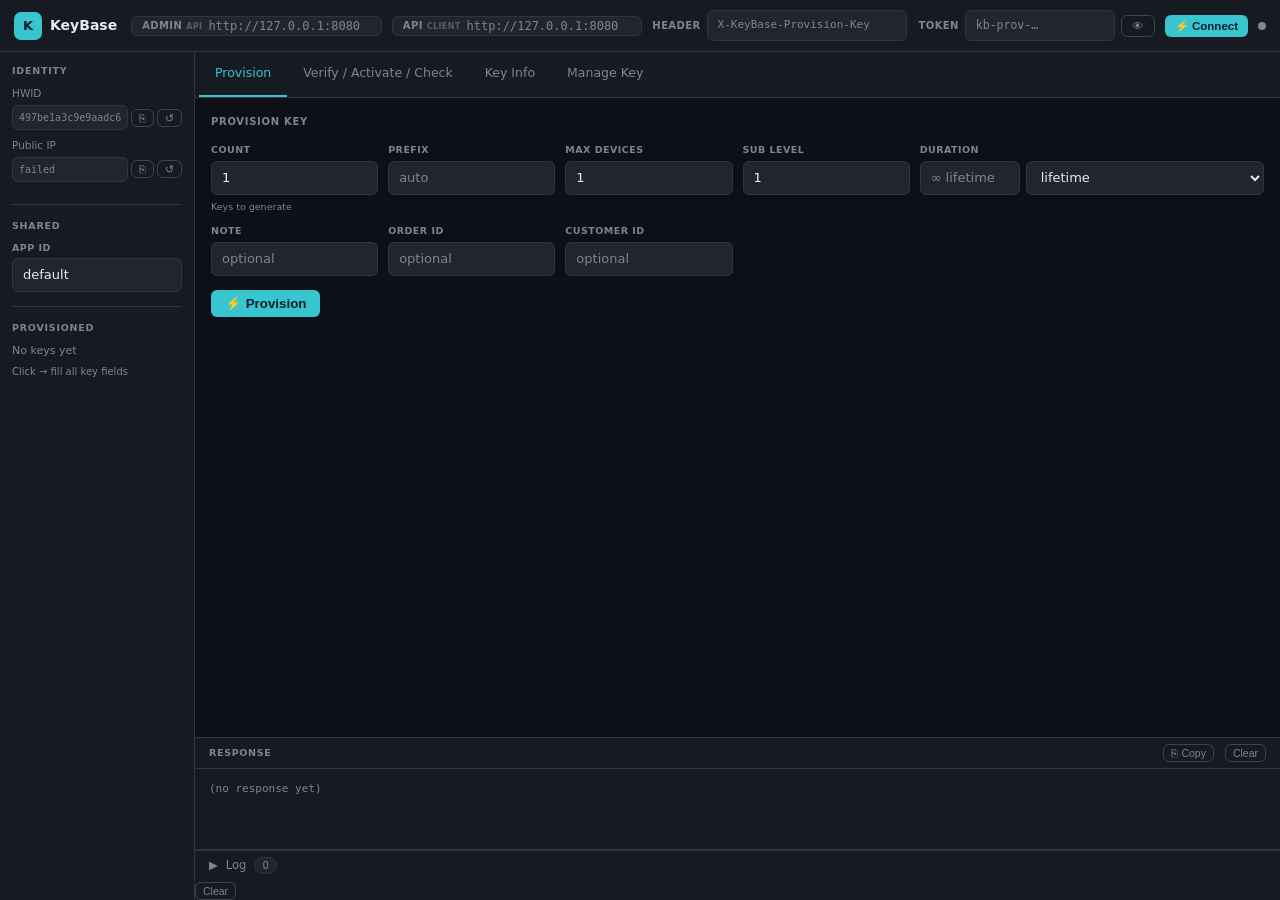
<file: Client-Test/index.html>
<!DOCTYPE html>
<html lang="en">
<head>
<meta charset="UTF-8"/>
<meta name="viewport" content="width=device-width,initial-scale=1"/>
<title>KeyBase Tester</title>
<style>
:root {
  --bg:     #0d1117;
  --p1:     #161b22;
  --p2:     #1c2128;
  --p3:     #21262d;
  --b:      #30363d;
  --b2:     #3d444d;
  --ac:     #2f81f7;
  --cyan:   #39c5cf;
  --text:   #e6edf3;
  --sub:    #7d8590;
  --green:  #3fb950;
  --red:    #f85149;
  --warn:   #d29922;
  --purple: #a371f7;
  --r: 6px;
}
*, *::before, *::after { box-sizing: border-box; margin: 0; padding: 0; }
html, body { height: 100%; overflow: hidden; }
body {
  background: var(--bg);
  color: var(--text);
  font: 13px/1.5 -apple-system, BlinkMacSystemFont, 'Segoe UI', system-ui, sans-serif;
  display: flex;
  flex-direction: column;
}
::-webkit-scrollbar { width: 4px; height: 4px; }
::-webkit-scrollbar-track { background: transparent; }
::-webkit-scrollbar-thumb { background: var(--b2); border-radius: 2px; }

/* inputs */
input, select, textarea {
  background: var(--p3);
  border: 1px solid var(--b);
  border-radius: var(--r);
  padding: 6px 10px;
  color: var(--text);
  font: inherit;
  width: 100%;
  transition: border-color .15s;
}
input:focus, select:focus { outline: none; border-color: var(--ac); }
input::placeholder { color: var(--sub); }
input[readonly] { color: var(--sub); cursor: default; }
input[type=number] { -moz-appearance: textfield; appearance: textfield; }
select option { background: var(--p2); }

/* ── TOPBAR ──────────────────────────────────────────────── */
.top {
  height: 52px;
  background: var(--p1);
  border-bottom: 1px solid var(--b);
  display: flex;
  align-items: center;
  gap: 10px;
  padding: 0 14px;
  flex-shrink: 0;
}
.logo {
  display: flex;
  align-items: center;
  gap: 8px;
  font-weight: 700;
  font-size: 14px;
  white-space: nowrap;
  margin-right: 4px;
}
.logo-icon {
  width: 28px; height: 28px;
  background: var(--cyan);
  border-radius: 7px;
  display: flex; align-items: center; justify-content: center;
  font-size: 13px; font-weight: 900; color: #06202a;
  flex-shrink: 0;
}
.url-wrap {
  flex: 1;
  display: flex;
  align-items: center;
  background: var(--p3);
  border: 1px solid var(--b);
  border-radius: var(--r);
  padding: 0 10px;
  gap: 6px;
  transition: border-color .15s;
}
.url-wrap:focus-within { border-color: var(--ac); }
.url-label {
  font-size: 10px;
  font-weight: 700;
  color: var(--sub);
  letter-spacing: .04em;
  text-transform: uppercase;
  white-space: nowrap;
}
.url-input {
  border: none;
  background: transparent;
  padding: 0;
  font-family: 'Cascadia Code', 'Fira Code', Consolas, monospace;
  font-size: 12px;
}
.url-input:focus { outline: none; border: none; }
.token-wrap {
  display: flex;
  align-items: center;
  gap: 6px;
  flex-shrink: 0;
}
.token-label {
  font-size: 10px;
  font-weight: 700;
  color: var(--sub);
  letter-spacing: .04em;
  text-transform: uppercase;
  white-space: nowrap;
}
.token-input {
  width: 180px;
  font-family: 'Cascadia Code', Consolas, monospace;
  font-size: 11.5px;
}
.status-dot {
  width: 8px; height: 8px;
  border-radius: 50%;
  background: var(--sub);
  flex-shrink: 0;
  transition: background .3s;
}
.status-dot.ok   { background: var(--green); }
.status-dot.err  { background: var(--red); box-shadow: 0 0 0 2px rgba(248,81,73,.2); }
.status-dot.spin { background: var(--warn); animation: pulse .9s infinite; }
@keyframes pulse { 0%,100% { opacity: 1; } 50% { opacity: .3; } }

/* ── BUTTONS ─────────────────────────────────────────────── */
.btn {
  display: inline-flex; align-items: center; gap: 5px;
  padding: 6px 14px;
  border-radius: var(--r);
  font: 500 12.5px inherit;
  cursor: pointer;
  border: none;
  transition: all .12s;
  white-space: nowrap;
  flex-shrink: 0;
}
.btn:active { transform: scale(.97); }
.b-ac   { background: var(--ac); color: #fff; }
.b-ac:hover { background: #388bfd; }
.b-cy   { background: var(--cyan); color: #06202a; font-weight: 600; }
.b-cy:hover { background: #45d4df; }
.b-gh   { background: transparent; border: 1px solid var(--b2); color: var(--sub); }
.b-gh:hover { color: var(--text); border-color: var(--b2); background: var(--p3); }
.b-red  { background: rgba(248,81,73,.12); border: 1px solid rgba(248,81,73,.3); color: var(--red); }
.b-red:hover { background: rgba(248,81,73,.22); }
.b-warn { background: rgba(210,153,34,.12); border: 1px solid rgba(210,153,34,.3); color: var(--warn); }
.b-warn:hover { background: rgba(210,153,34,.22); }
.b-ok   { background: rgba(63,185,80,.12); border: 1px solid rgba(63,185,80,.3); color: var(--green); }
.b-ok:hover { background: rgba(63,185,80,.22); }
.b-pu   { background: rgba(163,113,247,.12); border: 1px solid rgba(163,113,247,.3); color: var(--purple); }
.b-pu:hover { background: rgba(163,113,247,.22); }
.b-sm { padding: 4px 10px; font-size: 11.5px; }
.b-xs { padding: 2px 7px; font-size: 10.5px; }

/* ── BODY LAYOUT ─────────────────────────────────────────── */
.body { display: grid; grid-template-columns: 195px 1fr; flex: 1; min-height: 0; }

/* ── SIDEBAR ─────────────────────────────────────────────── */
.sb {
  background: var(--p1);
  border-right: 1px solid var(--b);
  overflow-y: auto;
  padding: 12px;
  display: flex;
  flex-direction: column;
  gap: 14px;
}
.sb-sec h4 {
  font-size: 9.5px;
  font-weight: 700;
  text-transform: uppercase;
  letter-spacing: .08em;
  color: var(--sub);
  margin-bottom: 8px;
}
.id-row { margin-bottom: 8px; }
.id-row .lbl { font-size: 10.5px; color: var(--sub); margin-bottom: 3px; }
.id-row .row { display: flex; gap: 3px; align-items: center; }
.id-row .row input {
  flex: 1; min-width: 0;
  font-family: 'Cascadia Code', Consolas, monospace;
  font-size: 10px;
  padding: 4px 6px;
}
.sf-field { display: flex; flex-direction: column; gap: 3px; }
.sf-field label { font-size: 9.5px; font-weight: 700; text-transform: uppercase; letter-spacing: .05em; color: var(--sub); }
.div { height: 1px; background: var(--b); }
.k-box .k-item {
  display: flex;
  align-items: center;
  justify-content: space-between;
  gap: 6px;
  background: rgba(57,197,207,.07);
  border: 1px solid rgba(57,197,207,.18);
  border-radius: 5px;
  padding: 5px 7px;
  font-family: 'Cascadia Code', Consolas, monospace;
  font-size: 9.5px;
  color: var(--cyan);
  cursor: pointer;
  margin-bottom: 3px;
  transition: background .1s;
}
.k-box .k-item:hover { background: rgba(57,197,207,.13); }
.k-box .k-item span { flex: 1; overflow: hidden; text-overflow: ellipsis; white-space: nowrap; }
.k-empty { font-size: 11px; color: var(--sub); }

/* ── CONTENT ─────────────────────────────────────────────── */
.content { display: flex; flex-direction: column; overflow: hidden; }

/* tabs */
.tabs-bar {
  background: var(--p1);
  border-bottom: 1px solid var(--b);
  display: flex;
  flex-shrink: 0;
  overflow-x: auto;
  padding: 0 4px;
}
.tab-btn {
  background: transparent;
  border: none;
  border-bottom: 2px solid transparent;
  color: var(--sub);
  padding: 12px 16px;
  font: inherit;
  font-size: 12.5px;
  cursor: pointer;
  white-space: nowrap;
  transition: all .12s;
}
.tab-btn:hover { color: var(--text); }
.tab-btn.on { color: var(--cyan); border-bottom-color: var(--cyan); }

/* panels */
.panels { flex: 1; overflow-y: auto; }
.panel { display: none; padding: 16px; }
.panel.on { display: block; }
.panel-title {
  font-size: 10px;
  font-weight: 700;
  text-transform: uppercase;
  letter-spacing: .07em;
  color: var(--sub);
  margin-bottom: 14px;
}

/* form grid */
.fg { display: grid; grid-template-columns: repeat(auto-fill, minmax(160px, 1fr)); gap: 10px; }
.fg.tight { grid-template-columns: repeat(auto-fill, minmax(140px, 1fr)); }
.s2 { grid-column: span 2; }
.s3 { grid-column: span 3; }
.f { display: flex; flex-direction: column; gap: 4px; }
.f > label { font-size: 9.5px; font-weight: 700; text-transform: uppercase; letter-spacing: .05em; color: var(--sub); }
.f .hint { font-size: 9.5px; color: var(--sub); margin-top: 1px; }
.fa { display: flex; gap: 6px; flex-wrap: wrap; margin-top: 14px; align-items: center; }
.sep { height: 1px; background: var(--b); margin: 16px 0; }

/* endpoint pills */
.ep-bar { display: flex; gap: 5px; margin-bottom: 14px; }
.ep-pill {
  padding: 4px 13px;
  border-radius: 100px;
  font-size: 11.5px;
  font-weight: 500;
  border: 1px solid var(--b);
  background: var(--p3);
  color: var(--sub);
  cursor: pointer;
  transition: all .12s;
}
.ep-pill.on {
  background: rgba(57,197,207,.1);
  border-color: rgba(57,197,207,.4);
  color: var(--cyan);
}

/* manage sections */
.msec { margin-top: 16px; padding-top: 16px; border-top: 1px solid var(--b); }
.msec:first-child { margin-top: 0; padding-top: 0; border-top: none; }
.msec-hdr {
  font-size: 10px;
  font-weight: 700;
  text-transform: uppercase;
  letter-spacing: .07em;
  color: var(--sub);
  margin-bottom: 10px;
  display: flex;
  align-items: center;
  gap: 8px;
}
.msec-hdr::after { content: ''; flex: 1; height: 1px; background: var(--b); }

/* ── BOTTOM ──────────────────────────────────────────────── */
.bottom { flex-shrink: 0; }

/* response */
.resp-wrap { border-top: 1px solid var(--b); background: var(--p1); }
.resp-hdr {
  display: flex;
  align-items: center;
  gap: 8px;
  padding: 6px 14px;
  border-bottom: 1px solid var(--b);
}
.resp-hdr .label { font-size: 9.5px; font-weight: 700; text-transform: uppercase; letter-spacing: .07em; color: var(--sub); }
.badge {
  padding: 1px 7px;
  border-radius: 4px;
  font-size: 10px;
  font-weight: 700;
}
.badge.ok  { background: rgba(63,185,80,.15);  color: var(--green); }
.badge.err { background: rgba(248,81,73,.15);  color: var(--red); }
.resp-ms { font-size: 11px; color: var(--sub); }
.spacer { flex: 1; }
.resp-body {
  padding: 10px 14px;
  font: 11px/1.8 'Cascadia Code', 'Fira Code', Consolas, monospace;
  white-space: pre-wrap;
  word-break: break-all;
  min-height: 80px;
  max-height: 200px;
  overflow-y: auto;
  color: var(--sub);
}
.resp-body.live { color: var(--text); }

/* json colors */
.jk  { color: var(--purple); }
.jv  { color: var(--green); }
.jb  { color: var(--warn); }
.jn  { color: var(--sub); }
.jnu { color: var(--cyan); }

/* log */
.log-bar {
  border-top: 1px solid var(--b);
  background: var(--p1);
}
.log-toggle {
  width: 100%;
  background: none;
  border: none;
  border-top: 1px solid var(--b);
  display: flex;
  align-items: center;
  gap: 8px;
  padding: 6px 14px;
  color: var(--sub);
  font: inherit;
  font-size: 11.5px;
  cursor: pointer;
  transition: color .12s;
  text-align: left;
}
.log-toggle:hover { color: var(--text); }
.log-cnt {
  background: var(--p3);
  border: 1px solid var(--b);
  border-radius: 100px;
  padding: 0 7px;
  font-size: 10px;
}
.log-list { display: none; max-height: 130px; overflow-y: auto; }
.log-list.on { display: block; }
.log-row {
  display: grid;
  grid-template-columns: 165px 32px 50px 1fr;
  gap: 8px;
  align-items: center;
  padding: 5px 14px;
  border-bottom: 1px solid var(--b);
  font-size: 11px;
  cursor: pointer;
  transition: background .1s;
}
.log-row:hover { background: var(--p2); }
.log-ep { font-family: 'Cascadia Code', Consolas, monospace; color: var(--cyan); overflow: hidden; text-overflow: ellipsis; white-space: nowrap; }
.log-ok { color: var(--green); }
.log-er { color: var(--red); }
.log-ms { color: var(--sub); }
.log-ts { color: var(--sub); font-size: 10px; text-align: right; }
.log-empty { padding: 8px 14px; color: var(--sub); font-size: 11.5px; }

/* ── TOAST ───────────────────────────────────────────────── */
#toasts {
  position: fixed; bottom: 14px; right: 14px;
  display: flex; flex-direction: column; gap: 5px;
  z-index: 9999; pointer-events: none;
}
.toast {
  background: var(--p2);
  border: 1px solid var(--b2);
  border-radius: 8px;
  padding: 7px 12px;
  font-size: 12.5px;
  display: flex;
  align-items: center;
  gap: 7px;
  animation: tin .18s ease;
  pointer-events: auto;
}
.toast .ic { font-size: 12px; }
.toast.ok .ic  { color: var(--green); }
.toast.err .ic { color: var(--red); }
@keyframes tin { from { opacity: 0; transform: translateX(8px); } to { opacity: 1; transform: none; } }

/* ── MISC ────────────────────────────────────────────────── */
.mono { font-family: 'Cascadia Code', Consolas, monospace; }
.dur-row { display: flex; gap: 6px; }
.dur-row input { width: 100px; flex: 0 0 auto; }
.dur-row select { flex: 1; }
.pass-row { display: flex; gap: 6px; }
.pass-row input { flex: 1; }

@media (max-width: 600px) {
  .body { grid-template-columns: 1fr; }
  .sb { max-height: 160px; border-right: none; border-bottom: 1px solid var(--b); }
}
</style>
</head>
<body>

<div id="toasts"></div>

<!-- ══ TOPBAR ══════════════════════════════════════════════ -->
<div class="top">
  <div class="logo">
    <div class="logo-icon">K</div>
    KeyBase
  </div>

  <div class="url-wrap">
    <span class="url-label">Admin <span style="font-size:8px;opacity:.6">API</span></span>
    <input class="url-input" id="url-admin" placeholder="http://127.0.0.1:8080" autocomplete="off" spellcheck="false" oninput="qsave()">
  </div>

  <div class="url-wrap">
    <span class="url-label">API <span style="font-size:8px;opacity:.6">client</span></span>
    <input class="url-input" id="url-api" placeholder="http://127.0.0.1:8080" autocomplete="off" spellcheck="false" oninput="qsave()">
  </div>

  <div class="token-wrap">
    <span class="token-label">Header</span>
    <input id="hdr-name" placeholder="X-KeyBase-Provision-Key" autocomplete="off" oninput="qsave()" style="width:200px;font-family:monospace;font-size:11px">
    <span class="token-label" style="margin-left:6px">Token</span>
    <input class="token-input" id="tok" type="password" placeholder="kb-prov-…" autocomplete="off" oninput="qsave()" style="width:150px">
    <button class="btn b-gh b-sm" onclick="eyeTok()" id="eye">👁</button>
  </div>

  <button class="btn b-cy b-sm" onclick="connect()">⚡ Connect</button>
  <span class="status-dot" id="dot" title="Connection status"></span>
</div>

<!-- ══ BODY ════════════════════════════════════════════════ -->
<div class="body">

  <!-- ── SIDEBAR ────────────────────────────── -->
  <div class="sb">
    <div class="sb-sec">
      <h4>Identity</h4>
      <div class="id-row">
        <div class="lbl">HWID</div>
        <div class="row">
          <input id="hwid" readonly>
          <button class="btn b-gh b-xs" onclick="cp('hwid')">⎘</button>
          <button class="btn b-gh b-xs" onclick="regenHwid()" title="Regenerate">↺</button>
        </div>
      </div>
      <div class="id-row">
        <div class="lbl">Public IP</div>
        <div class="row">
          <input id="myip" readonly placeholder="detecting…">
          <button class="btn b-gh b-xs" onclick="cp('myip')">⎘</button>
          <button class="btn b-gh b-xs" id="ipbtn" onclick="detectIp()">↺</button>
        </div>
      </div>
    </div>

    <div class="div"></div>

    <div class="sb-sec">
      <h4>Shared</h4>
      <div class="sf-field">
        <label>App ID</label>
        <input id="app" value="default" oninput="qsave()">
      </div>
    </div>

    <div class="div"></div>

    <div class="sb-sec">
      <h4>Provisioned</h4>
      <div class="k-box" id="kbox">
        <div class="k-empty">No keys yet</div>
      </div>
      <div style="font-size:10px;color:var(--sub);margin-top:4px">Click → fill all key fields</div>
    </div>
  </div>

  <!-- ── CONTENT ────────────────────────────── -->
  <div class="content">

    <div class="tabs-bar">
      <button class="tab-btn on" onclick="tab('provision',this)">Provision</button>
      <button class="tab-btn"    onclick="tab('verify',this)">Verify / Activate / Check</button>
      <button class="tab-btn"    onclick="tab('keyinfo',this)">Key Info</button>
      <button class="tab-btn"    onclick="tab('manage',this)">Manage Key</button>
    </div>

    <div class="panels">

      <!-- ── PROVISION ───────────────────── -->
      <div class="panel on" id="pan-provision">
        <div class="panel-title">Provision key</div>
        <div class="fg">
          <div class="f">
            <label>Count</label>
            <input id="p-n" type="number" min="1" value="1">
            <span class="hint">Keys to generate</span>
          </div>
          <div class="f">
            <label>Prefix</label>
            <input id="p-pfx" placeholder="auto">
          </div>
          <div class="f">
            <label>Max devices</label>
            <input id="p-dev" type="number" min="1" value="1">
          </div>
          <div class="f">
            <label>Sub level</label>
            <input id="p-sub" type="number" min="1" value="1">
          </div>
          <div class="f s2">
            <label>Duration</label>
            <div class="dur-row">
              <input id="p-dv" type="number" min="1" placeholder="∞ lifetime">
              <select id="p-du">
                <option value="">lifetime</option>
                <option>hours</option><option>days</option>
                <option>weeks</option><option>months</option><option>years</option>
              </select>
            </div>
          </div>
          <div class="f">
            <label>Note</label>
            <input id="p-note" placeholder="optional">
          </div>
          <div class="f">
            <label>Order ID</label>
            <input id="p-ord" placeholder="optional">
          </div>
          <div class="f">
            <label>Customer ID</label>
            <input id="p-cust" placeholder="optional">
          </div>
        </div>
        <div class="fa">
          <button class="btn b-cy" onclick="doProvision()">⚡ Provision</button>
        </div>
      </div>

      <!-- ── VERIFY ──────────────────────── -->
      <div class="panel" id="pan-verify">
        <div class="panel-title">Verify / Activate / Check</div>
        <div class="ep-bar">
          <button class="ep-pill on" onclick="setEp('verify',this)">/verify</button>
          <button class="ep-pill"    onclick="setEp('activate',this)">/activate</button>
          <button class="ep-pill"    onclick="setEp('check',this)">/check</button>
        </div>
        <div class="fg">
          <div class="f s2">
            <label>License key</label>
            <input id="v-key" placeholder="XXXX-XXXX-XXXX-XXXX" class="mono">
          </div>
          <div class="f">
            <label>Version</label>
            <input id="v-ver" value="1.0.0">
          </div>
          <div class="f">
            <label>Override HWID</label>
            <input id="v-hwid" placeholder="blank = auto">
          </div>
          <div class="f">
            <label>Override IP</label>
            <input id="v-ip" placeholder="blank = auto">
          </div>
        </div>
        <div class="fa">
          <button class="btn b-cy" id="vbtn" onclick="doVerify()">⚡ Verify</button>
        </div>
      </div>

      <!-- ── KEY INFO ─────────────────────── -->
      <div class="panel" id="pan-keyinfo">
        <div class="panel-title">Key info</div>
        <div class="fg">
          <div class="f s2">
            <label>License key</label>
            <input id="i-key" placeholder="XXXX-XXXX-XXXX-XXXX" class="mono">
          </div>
        </div>
        <div class="fa">
          <button class="btn b-cy" onclick="doKeyInfo()">⚡ Get info</button>
        </div>
      </div>

      <!-- ── MANAGE ───────────────────────── -->
      <div class="panel" id="pan-manage">
        <div class="panel-title">Manage key</div>

        <!-- shared key input -->
        <div class="f">
          <label>License key</label>
          <input id="m-key" placeholder="XXXX-XXXX-XXXX-XXXX" class="mono">
        </div>

        <!-- ACTIONS -->
        <div class="msec">
          <div class="msec-hdr">Actions</div>
          <div class="fg tight">
            <div class="f s2">
              <label>Reason</label>
              <input id="m-rsn" placeholder="optional, shown in audit log">
            </div>
          </div>
          <div class="fa">
            <button class="btn b-warn" onclick="act('suspend')">⏸ Suspend</button>
            <button class="btn b-ok"   onclick="act('resume')">▶ Resume</button>
            <button class="btn b-red"  onclick="act('revoke')">✕ Revoke</button>
            <button class="btn b-red"  onclick="act('delete')" style="opacity:.65">🗑 Delete</button>
          </div>
        </div>

        <!-- UPDATE -->
        <div class="msec">
          <div class="msec-hdr">Update fields</div>
          <div class="fg tight">
            <div class="f">
              <label>Note</label>
              <input id="m-note" placeholder="new value">
            </div>
            <div class="f">
              <label>Max devices</label>
              <input id="m-dev" type="number" min="1" placeholder="unchanged">
            </div>
            <div class="f">
              <label>Sub level</label>
              <input id="m-sub" type="number" min="1" placeholder="unchanged">
            </div>
            <div class="f">
              <label>Custom data (JSON)</label>
              <input id="m-cust" placeholder='{"plan":"pro"}'>
            </div>
          </div>
          <div class="fa">
            <button class="btn b-pu" onclick="doUpdate()">✎ Update</button>
          </div>
        </div>

        <!-- SECRET -->
        <div class="msec">
          <div class="msec-hdr">Key secret</div>
          <div class="fg tight">
            <div class="f s2">
              <label>Secret</label>
              <div class="pass-row">
                <input id="m-sec" type="password" placeholder="new secret">
                <button class="btn b-gh b-sm" onclick="genSec()">⚡ Gen</button>
              </div>
              <span class="hint">Clients must send this when verifying</span>
            </div>
            <div class="f">
              <label>Confirm</label>
              <input id="m-sec2" type="password" placeholder="repeat">
            </div>
          </div>
          <div class="fa">
            <button class="btn b-pu"  onclick="doSetSec()">🔐 Set secret</button>
            <button class="btn b-red" onclick="doClearSec()">✕ Clear</button>
          </div>
        </div>

        <!-- EXTEND -->
        <div class="msec">
          <div class="msec-hdr">Extend expiry</div>
          <div class="fg tight">
            <div class="f">
              <label>Add duration</label>
              <div class="dur-row">
                <input id="m-ev" type="number" min="1" placeholder="amount">
                <select id="m-eu">
                  <option>hours</option><option selected>days</option>
                  <option>weeks</option><option>months</option><option>years</option>
                </select>
              </div>
            </div>
            <div class="f">
              <label>Or set exact date</label>
              <input id="m-eabs" type="datetime-local">
              <span class="hint">Overrides duration above</span>
            </div>
          </div>
          <div class="fa">
            <button class="btn b-ok" onclick="doExtend()">⏱ Extend</button>
          </div>
        </div>

        <!-- DEVICES -->
        <div class="msec">
          <div class="msec-hdr">Device management</div>
          <div class="fg tight">
            <div class="f">
              <label>Specific HWID</label>
              <input id="m-dhw" placeholder="blank = reset ALL">
            </div>
            <div class="f">
              <label>Device slot index</label>
              <input id="m-didx" type="number" min="0" placeholder="optional">
            </div>
          </div>
          <div class="fa">
            <button class="btn b-warn" onclick="doResetDev()">↺ Reset devices</button>
            <button class="btn b-red"  onclick="doRemoveDev()">✕ Remove device</button>
          </div>
        </div>

        <!-- TRANSFER -->
        <div class="msec">
          <div class="msec-hdr">Transfer / Clone</div>
          <div class="fg tight">
            <div class="f">
              <label>Target app ID</label>
              <input id="m-tapp" placeholder="for transfer">
            </div>
            <div class="f">
              <label>New key (clone)</label>
              <input id="m-ckey" placeholder="blank = auto-generate" class="mono">
            </div>
          </div>
          <div class="fa">
            <button class="btn b-pu" onclick="doTransfer()">↪ Transfer</button>
            <button class="btn b-gh" onclick="doClone()">⧉ Clone</button>
          </div>
        </div>

      </div><!-- /pan-manage -->

    </div><!-- /panels -->

    <!-- ── BOTTOM ──────────────────────────── -->
    <div class="bottom">
      <div class="resp-wrap">
        <div class="resp-hdr">
          <span class="label">Response</span>
          <span id="rbadge"></span>
          <span class="resp-ms" id="rms"></span>
          <div class="spacer"></div>
          <button class="btn b-gh b-xs" onclick="cpResp()">⎘ Copy</button>
          <button class="btn b-gh b-xs" onclick="clrResp()" style="margin-left:3px">Clear</button>
        </div>
        <pre class="resp-body" id="rb">(no response yet)</pre>
      </div>

      <div class="log-bar">
        <button class="log-toggle" onclick="togLog()">
          <span id="larr">▶</span>
          Log
          <span class="log-cnt" id="lcnt">0</span>
          <div class="spacer"></div>
          <span onclick="event.stopPropagation()">
            <button class="btn b-gh b-xs" onclick="clrLog()">Clear</button>
          </span>
        </button>
        <div class="log-list" id="llist">
          <div class="log-empty" id="lempty">No requests yet</div>
        </div>
      </div>
    </div>

  </div><!-- /content -->
</div><!-- /body -->

<script>
'use strict';
// ── Core ──────────────────────────────────────────────────────────
var curEp = 'verify', reqlog = [], lastRaw = '';
var $ = function(id){ return document.getElementById(id); };
function cleanBase(value){ return (value || '').trim().replace(/\/+$/,''); }
var adminBase = function(){ return cleanBase($('url-admin').value); };
var apiBase   = function(){ return cleanBase($('url-api').value); };
var prov = function(){ return $('tok').value.trim(); };
var hdr  = function(){ return $('hdr-name').value.trim() || 'X-KeyBase-Provision-Key'; };
var app  = function(){ return $('app').value.trim() || 'default'; };
var mkey = function(){ return $('m-key').value.trim(); };

function needAdmin(){ if(!adminBase()){ toast('Admin URL not set','err'); return false; } return true; }
function needApi()  { if(!apiBase())  { toast('API URL not set','err');   return false; } return true; }

// ── Persist ───────────────────────────────────────────────────────
function qsave(){
  localStorage.setItem('kb_cfg', JSON.stringify({
    admin: $('url-admin').value, api: $('url-api').value,
    tok: $('tok').value, app: $('app').value,
    hdr: $('hdr-name').value
  }));
}
function loadCfg(){
  var s = localStorage.getItem('kb_cfg');
  if(!s) return;
  var c = JSON.parse(s);
  if(c.admin) $('url-admin').value  = c.admin;
  if(c.api)   $('url-api').value    = c.api;
  if(c.tok)   $('tok').value        = c.tok;
  if(c.app)   $('app').value        = c.app;
  if(c.hdr)   $('hdr-name').value   = c.hdr;
}
function eyeTok(){
  var el = $('tok');
  el.type = el.type === 'password' ? 'text' : 'password';
}

// ── Toast ─────────────────────────────────────────────────────────
function toast(msg, type){
  var c = $('toasts'), el = document.createElement('div');
  el.className = 'toast ' + (type||'');
  el.innerHTML = '<span class="ic">' + (type==='ok'?'✓':type==='err'?'✕':'ℹ') + '</span>' + msg;
  c.appendChild(el);
  setTimeout(function(){
    el.style.opacity = '0'; el.style.transition = 'opacity .2s';
    setTimeout(function(){ el.remove(); }, 220);
  }, 2200);
}
function cp(id){
  var v = $(id).value;
  if(!v) return;
  navigator.clipboard.writeText(v).then(function(){ toast('Copied!', 'ok'); });
}
function cpResp(){
  if(!lastRaw) return;
  navigator.clipboard.writeText(lastRaw).then(function(){ toast('Copied!', 'ok'); });
}

// ── JSON highlight ────────────────────────────────────────────────
function hjson(s){
  return s
    .replace(/&/g,'&amp;').replace(/</g,'&lt;').replace(/>/g,'&gt;')
    .replace(/"([^"]+)"(\s*:)/g, '<span class="jk">"$1"</span>$2')
    .replace(/:\s*"([^"]*)"/g, function(m,v){ return ': <span class="jv">"'+v+'"</span>'; })
    .replace(/:\s*(true|false)/g, ': <span class="jb">$1</span>')
    .replace(/:\s*null/g, ': <span class="jn">null</span>')
    .replace(/:\s*(-?\d+\.?\d*)/g, ': <span class="jnu">$1</span>');
}

// ── Response ──────────────────────────────────────────────────────
function showR(data, ok, ms){
  lastRaw = JSON.stringify(data, null, 2);
  $('rb').className = 'resp-body live';
  $('rb').innerHTML = hjson(lastRaw);
  $('rbadge').innerHTML = '<span class="badge '+(ok?'ok':'err')+'">'+(ok?'✓ OK':'✕ Error')+'</span>';
  $('rms').textContent = ms + 'ms';
}
function showFail(msg){
  lastRaw = msg;
  $('rb').className = 'resp-body live';
  $('rb').textContent = msg;
  $('rbadge').innerHTML = '<span class="badge err">✕ Failed</span>';
  $('rms').textContent = '';
}
function clrResp(){
  $('rb').className = 'resp-body'; $('rb').textContent = '(no response yet)';
  $('rbadge').innerHTML = ''; $('rms').textContent = ''; lastRaw = '';
}

// ── Log ───────────────────────────────────────────────────────────
function addLog(ep, ok, ms, data){
  reqlog.unshift({ep:ep, ok:ok, ms:ms, data:data, t:new Date().toLocaleTimeString()});
  if(reqlog.length > 80) reqlog.pop();
  renderLog();
}
function renderLog(){
  $('lcnt').textContent = reqlog.length;
  var list = $('llist');
  list.querySelectorAll('.log-row').forEach(function(r){ r.remove(); });
  $('lempty').style.display = reqlog.length ? 'none' : '';
  reqlog.forEach(function(r){
    var el = document.createElement('div');
    el.className = 'log-row';
    el.innerHTML =
      '<span class="log-ep">'+r.ep+'</span>' +
      '<span class="'+(r.ok?'log-ok':'log-er')+'">'+(r.ok?'✓':'✕')+'</span>' +
      '<span class="log-ms">'+r.ms+'ms</span>' +
      '<span class="log-ts">'+r.t+'</span>';
    el.onclick = function(){
      lastRaw = JSON.stringify(r.data, null, 2);
      $('rb').innerHTML = hjson(lastRaw);
      $('rb').className = 'resp-body live';
    };
    list.insertBefore(el, $('lempty'));
  });
}
function clrLog(){ reqlog = []; renderLog(); }
function togLog(){
  var l=$('llist'), a=$('larr');
  l.classList.toggle('on');
  a.textContent = l.classList.contains('on') ? '▼' : '▶';
}

// ── Fetch ─────────────────────────────────────────────────────────
function localProxyBase(){
  if(location.protocol !== 'http:' && location.protocol !== 'https:') return '';
  return location.origin;
}
function sameOrigin(base){
  try { return new URL(base || '/', location.href).origin === location.origin; }
  catch(e){ return false; }
}
function requestHeaders(base, body, viaProxy){
  var headers = {};
  if(body) headers['Content-Type'] = 'application/json';
  if(viaProxy && base){
    headers['X-KeyBase-Target-Base'] = base;
    headers['X-KeyBase-Forward-Header-Name'] = hdr();
    headers['X-KeyBase-Forward-Header-Value'] = prov();
  } else {
    headers[hdr()] = prov();
  }
  return headers;
}
async function requestJson(base, path, body, method, opts){
  method = method || 'POST';
  opts = opts || {};
  base = cleanBase(base);
  var proxy = localProxyBase();
  var useProxyFirst = proxy && base && !sameOrigin(base);
  var attempts = useProxyFirst ? ['proxy', 'direct'] : ['direct'];
  if(proxy && attempts.indexOf('proxy') < 0) attempts.push('proxy');
  var lastErr = null;
  for(var i=0; i<attempts.length; i++){
    var viaProxy = attempts[i] === 'proxy';
    var url = viaProxy ? proxy + path : base + path;
    if(!viaProxy && !base) continue;
    try{
      var r = await fetch(url, {
        method: method,
        headers: requestHeaders(base, body, viaProxy),
        body: body ? JSON.stringify(body) : undefined,
        signal: opts.timeout ? AbortSignal.timeout(opts.timeout) : undefined
      });
      var text = await r.text();
      var data = text ? JSON.parse(text) : {};
      return {response:r, data:data, via:attempts[i]};
    } catch(e){
      lastErr = e;
    }
  }
  throw lastErr || new Error('Request failed');
}
async function kfetch(base, path, body, method){
  var t = Date.now();
  try {
    var res = await requestJson(base, path, body, method);
    var data = res.data;
    var ms = Date.now()-t;
    var ok = data.ok !== false;
    showR(data, ok, ms);
    addLog(path, ok, ms, data);
    return data;
  } catch(e) {
    var ms = Date.now()-t;
    showFail('Error: ' + e.message);
    addLog(path, false, ms, {error: e.message});
    return null;
  }
}

// ── Connect ───────────────────────────────────────────────────────
async function connect(){
  var dot = $('dot');
  dot.className = 'status-dot spin';
  var urls = [adminBase(), apiBase()].filter(Boolean);
  if(!urls.length){ dot.className='status-dot err'; toast('Enter at least one URL','err'); return; }
  var ok = false;
  for(var base of urls){
    for(var p of ['/api/v1/health', '/']){
      try{
        var res = await requestJson(base, p, null, 'GET', {timeout:3500});
        if(res.response.status < 500 && res.data.ok !== false){ ok = true; break; }
      } catch(e){}
    }
    if(ok) break;
  }
  dot.className = 'status-dot ' + (ok ? 'ok' : 'err');
  toast(ok ? 'Connected' : 'Not reachable', ok ? 'ok' : 'err');
}

// ── HWID ──────────────────────────────────────────────────────────
function genH(){
  var a = new Uint8Array(16);
  crypto.getRandomValues(a);
  return Array.from(a).map(function(b){ return b.toString(16).padStart(2,'0'); }).join('');
}
function loadHwid(){
  var h = localStorage.getItem('kb_hwid');
  if(!h){ h = genH(); localStorage.setItem('kb_hwid', h); }
  $('hwid').value = h;
}
function regenHwid(){
  var h = genH();
  localStorage.setItem('kb_hwid', h);
  $('hwid').value = h;
  toast('HWID regenerated', 'ok');
}

// ── IP ────────────────────────────────────────────────────────────
async function detectIp(){
  var el=$('myip'), btn=$('ipbtn');
  el.value=''; el.placeholder='…'; btn.textContent='⏳';
  for(var u of ['https://api4.ipify.org','https://ipv4.icanhazip.com','https://v4.ident.me']){
    try{
      var r = await fetch(u, {signal:AbortSignal.timeout(4000)});
      var ip = (await r.text()).trim();
      if(ip && ip.length < 40){ el.value=ip; el.placeholder=''; btn.textContent='↺'; return; }
    } catch(e){}
  }
  el.placeholder='failed'; btn.textContent='↺';
}

// ── Tabs ──────────────────────────────────────────────────────────
function tab(name, btn){
  document.querySelectorAll('.panel').forEach(function(p){ p.classList.remove('on'); });
  document.querySelectorAll('.tab-btn').forEach(function(b){ b.classList.remove('on'); });
  $('pan-'+name).classList.add('on');
  btn.classList.add('on');
}
function setEp(ep, el){
  curEp = ep;
  document.querySelectorAll('.ep-pill').forEach(function(p){ p.classList.remove('on'); });
  el.classList.add('on');
  $('vbtn').textContent = '⚡ ' + ep.charAt(0).toUpperCase() + ep.slice(1);
}

// ── Key fill ──────────────────────────────────────────────────────
function fillKey(k){
  $('v-key').value = k;
  $('i-key').value = k;
  $('m-key').value = k;
  toast('Key filled in all tabs', 'ok');
}

// ── PROVISION ─────────────────────────────────────────────────────
async function doProvision(){
  if(!needAdmin()) return;
  var body = {
    app_id: app(),
    count:  parseInt($('p-n').value)||1,
    max_devices: parseInt($('p-dev').value)||1,
    subscription_level: parseInt($('p-sub').value)||1,
  };
  var pfx=$('p-pfx').value.trim(); if(pfx) body.prefix=pfx;
  var dv=$('p-dv').value.trim(), du=$('p-du').value;
  if(dv&&du){ body.duration_value=parseInt(dv); body.duration_unit=du; }
  var note=$('p-note').value.trim(), ord=$('p-ord').value.trim(), cust=$('p-cust').value.trim();
  if(note) body.note=note; if(ord) body.order_id=ord; if(cust) body.customer_id=cust;

  var data = await kfetch(adminBase(), '/api/v1/provision', body);
  if(!data) return;

  var keys = data.key ? [data.key] : Array.isArray(data.keys) ? data.keys : [];
  if(keys.length){
    var box = $('kbox');
    // remove placeholder
    var em = box.querySelector('.k-empty'); if(em) em.remove();
    keys.forEach(function(k){
      var el = document.createElement('div');
      el.className = 'k-item';
      el.innerHTML = '<span>'+k+'</span><button class="btn b-gh b-xs">⎘</button>';
      el.querySelector('button').onclick = function(e){
        e.stopPropagation();
        navigator.clipboard.writeText(k).then(function(){ toast('Copied!','ok'); });
      };
      el.onclick = function(){ fillKey(k); };
      box.insertBefore(el, box.firstChild);
    });
    if(keys.length===1) fillKey(keys[0]);
  }
}

// ── VERIFY ────────────────────────────────────────────────────────
async function doVerify(){
  if(!needApi()) return;
  var hwid = $('v-hwid').value.trim() || $('hwid').value;
  var ip   = $('v-ip').value.trim()   || $('myip').value;
  var body = {
    app_id:  app(),
    key:     $('v-key').value.trim(),
    hwid:    hwid,
    version: $('v-ver').value.trim() || '1.0.0',
  };
  if(ip) body.ip = ip;
  await kfetch(apiBase(), '/api/v1/' + curEp, body);
}

// ── KEY INFO ──────────────────────────────────────────────────────
async function doKeyInfo(){
  if(!needAdmin()) return;
  var path = '/api/v1/keys/info?app_id=' + encodeURIComponent(app())
           + '&key=' + encodeURIComponent($('i-key').value.trim());
  await kfetch(adminBase(), path, null, 'GET');
}

// ── MANAGE ACTIONS ────────────────────────────────────────────────
var ACT_PATHS = {
  suspend: '/api/v1/keys/suspend', resume:  '/api/v1/keys/resume',
  revoke:  '/api/v1/keys/revoke',  delete:  '/api/v1/keys/delete',
};
async function act(action){
  if(!needAdmin()) return;
  var body = {app_id:app(), key:mkey()};
  var r = $('m-rsn').value.trim(); if(r) body.reason=r;
  await kfetch(adminBase(), ACT_PATHS[action], body);
}

async function doUpdate(){
  if(!needAdmin()) return;
  var body = {app_id:app(), key:mkey()};
  var note=$('m-note').value.trim(), dev=$('m-dev').value.trim(), sub=$('m-sub').value.trim(), cust=$('m-cust').value.trim();
  if(note) body.note=note;
  if(dev)  body.max_devices=parseInt(dev);
  if(sub)  body.subscription_level=parseInt(sub);
  if(cust){ try{body.custom_data=JSON.parse(cust);}catch(e){toast('Invalid JSON','err');return;} }
  await kfetch(adminBase(), '/api/v1/keys/update', body);
}

function genSec(){
  var a = new Uint8Array(24); crypto.getRandomValues(a);
  var s = btoa(String.fromCharCode.apply(null,a)).replace(/[+/=]/g,'').slice(0,32);
  $('m-sec').value = s; $('m-sec2').value = s;
  navigator.clipboard.writeText(s).then(function(){ toast('Generated & copied', 'ok'); });
}
async function doSetSec(){
  if(!needAdmin()) return;
  var s1=$('m-sec').value, s2=$('m-sec2').value;
  if(s1!==s2){ toast("Secrets don't match", 'err'); return; }
  if(!s1){ toast('Secret is empty', 'err'); return; }
  await kfetch(adminBase(), '/api/v1/keys/set-secret', {app_id:app(), key:mkey(), secret:s1});
}
async function doClearSec(){
  if(!needAdmin()) return;
  await kfetch(adminBase(), '/api/v1/keys/set-secret', {app_id:app(), key:mkey(), secret:null});
}

async function doExtend(){
  if(!needAdmin()) return;
  var body = {app_id:app(), key:mkey()};
  var abs = $('m-eabs').value;
  if(abs){ body.expires_at = new Date(abs).toISOString(); }
  else {
    var v=$('m-ev').value.trim(), u=$('m-eu').value;
    if(!v){ toast('Enter duration', 'err'); return; }
    body.duration_value=parseInt(v); body.duration_unit=u;
  }
  await kfetch(adminBase(), '/api/v1/keys/extend', body);
}

async function doResetDev(){
  if(!needAdmin()) return;
  await kfetch(adminBase(), '/api/v1/keys/reset-devices', {app_id:app(), key:mkey()});
}
async function doRemoveDev(){
  if(!needAdmin()) return;
  var body = {app_id:app(), key:mkey()};
  var hw=$('m-dhw').value.trim(), idx=$('m-didx').value.trim();
  if(hw) body.hwid=hw; if(idx!=='') body.device_index=parseInt(idx);
  await kfetch(adminBase(), '/api/v1/keys/remove-device', body);
}

async function doTransfer(){
  if(!needAdmin()) return;
  var tgt = $('m-tapp').value.trim();
  if(!tgt){ toast('Enter target app_id', 'err'); return; }
  await kfetch(adminBase(), '/api/v1/keys/transfer', {app_id:app(), key:mkey(), target_app_id:tgt});
}
async function doClone(){
  if(!needAdmin()) return;
  var body = {app_id:app(), key:mkey()};
  var nk=$('m-ckey').value.trim(); if(nk) body.new_key=nk;
  await kfetch(adminBase(), '/api/v1/keys/clone', body);
}

// ── Init ──────────────────────────────────────────────────────────
loadHwid();
detectIp();
loadCfg();
</script>
</body>
</html>
</file>
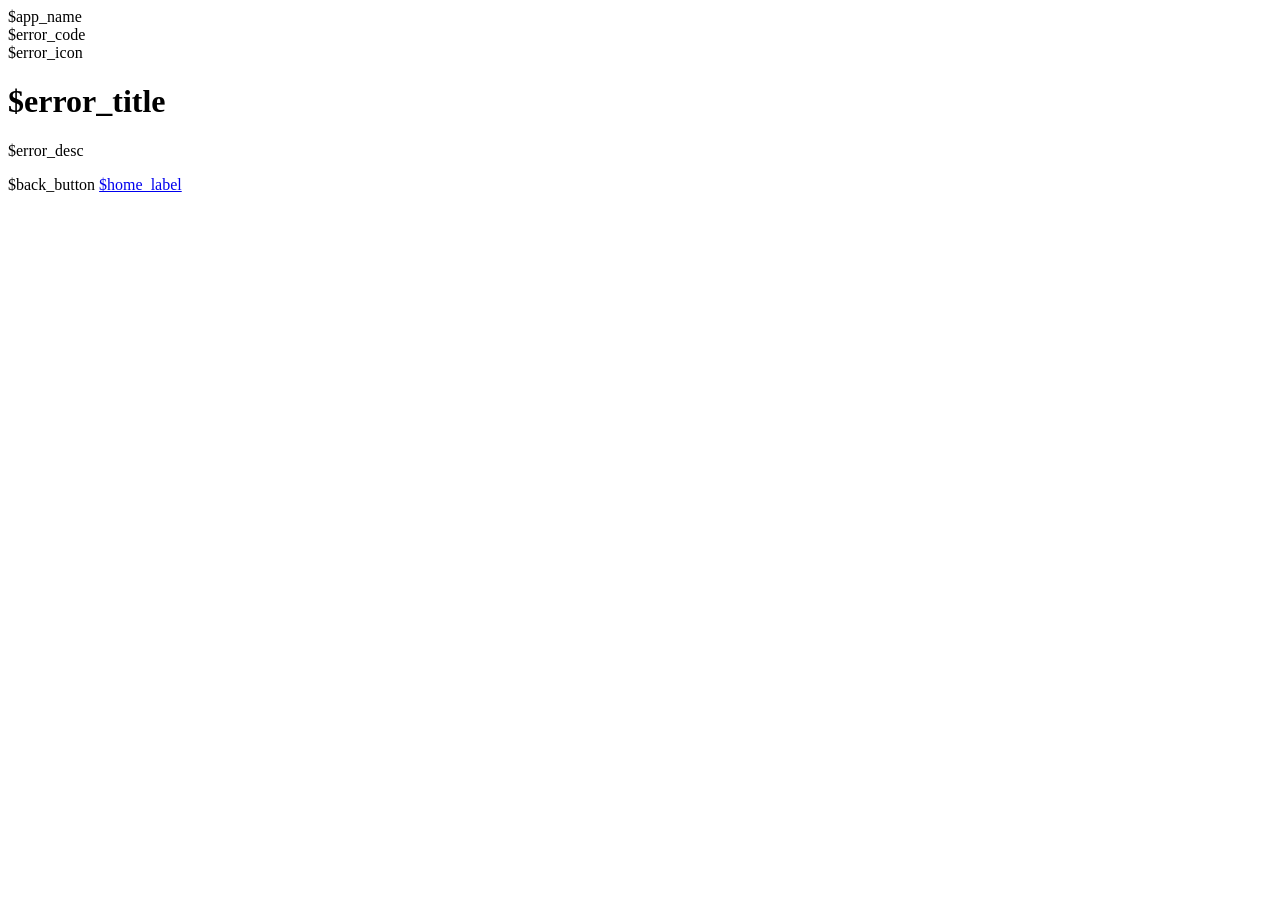
<file: server/keybase/templates/layouts/error_page.html>
<!doctype html>
<html>
<head>
  <meta charset="utf-8">
  <meta name="viewport" content="width=device-width, initial-scale=1">
  <title>$error_code — $error_title</title>
  <link rel="icon" type="image/svg+xml" href="/assets/favicon.svg">
  <script>(function(){var t='classic';try{t=localStorage.getItem('keybase-theme')||'classic';}catch(e){}document.documentElement.setAttribute('data-theme',t);})();</script>
  <style>
$admin_css
  </style>
</head>
<body>
<div class="err-page">
  <div class="err-card">
    <div class="err-eyebrow">$app_name</div>
    <div class="err-num" aria-hidden="true">$error_code</div>
    <div class="err-icon">$error_icon</div>
    <h1 class="err-title">$error_title</h1>
    <p class="err-desc">$error_desc</p>
    <div class="err-actions">
      $back_button
      <a class="button primary-action" href="/admin">$home_label</a>
    </div>
  </div>
</div>
<script>
(function(){
  var b=document.getElementById('err-back');
  if(b){b.addEventListener('click',function(e){e.preventDefault();if(window.history.length>1){window.history.back();}else{window.location.href='/admin';}});}
})();
</script>
</body>
</html>
</file>
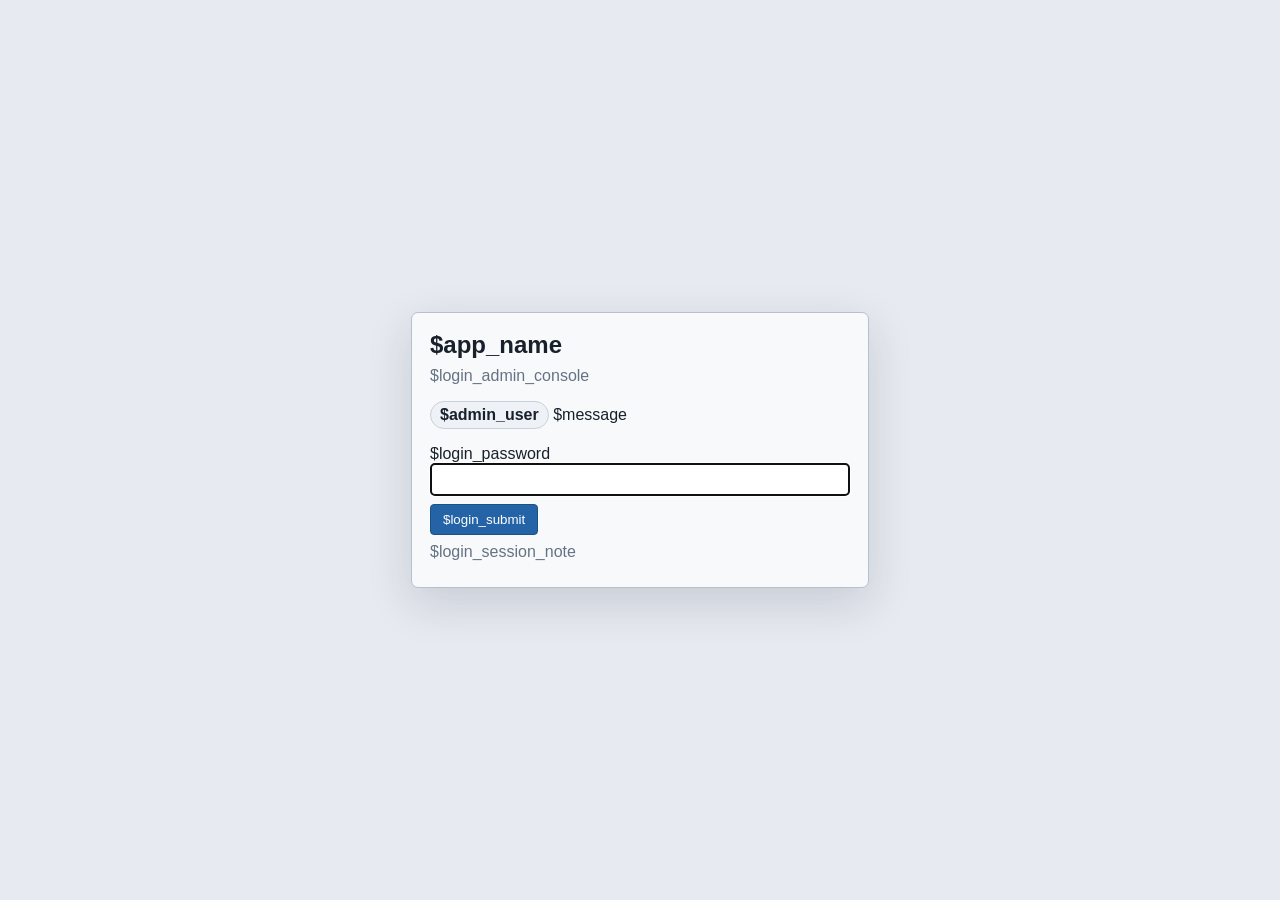
<file: server/keybase/templates/pages/login.html>
<!doctype html>
<html>
<head>
  <meta charset="utf-8">
  <title>$app_name Login</title>
  <link rel="icon" type="image/svg+xml" href="/assets/favicon.svg">
  <script>(function(){var t='classic';try{t=localStorage.getItem('keybase-theme')||'classic';}catch(e){}document.documentElement.setAttribute('data-theme',t);})();</script>
  <style>
    :root { --bg: #e7eaf0; --panel: #f8f9fb; --line: #b7c0cc; --line-s: #c7d0dc; --text: #18202b; --muted: #667284; --input-bg: #fff; --input-border: #9aa7b7; --blue: #2463a6; --blue-border: #1c5188; --pill-bg: #eef2f7; --red: #9f2836; }
    html[data-theme="dark"] { --bg: #0d131d; --panel: #151d2a; --line: #344155; --line-s: #253144; --text: #e7edf6; --muted: #99a6ba; --input-bg: #0b111b; --input-border: #344155; --blue: #6aa7ff; --blue-border: #4a8ae8; --pill-bg: #14253d; --red: #ff8d9a; }
    html[data-theme="white"] { --bg: #fff; --panel: #fff; --line: #c9d1dc; --line-s: #dde3ea; --text: #111827; --muted: #5b6677; --input-bg: #fff; --input-border: #b0bac8; --blue: #2463a6; --blue-border: #1c5188; --pill-bg: #f2f5f9; --red: #9f2836; }
    body { font-family: Arial, Helvetica, sans-serif; background: var(--bg); margin: 0; min-height: 100vh; display: grid; place-items: center; color: var(--text); transition: background .15s, color .15s; }
    .box { width: min(420px, 92vw); background: var(--panel); border: 1px solid var(--line); border-radius: 7px; padding: 18px; box-shadow: 0 15px 45px rgba(30,42,62,.16); }
    h1 { margin: 0 0 4px; font-size: 24px; }
    p { margin: 8px 0; }
    input { width: 100%; box-sizing: border-box; border: 1px solid var(--input-border); border-radius: 4px; padding: 8px; background: var(--input-bg); color: var(--text); }
    button { border: 1px solid var(--blue-border); border-radius: 4px; background: var(--blue); color: #fff; padding: 7px 12px; cursor: pointer; }
    code { background: var(--pill-bg); border: 1px solid var(--line-s); border-radius: 4px; padding: 1px 4px; }
    .user-pill { display: inline-flex; align-items: center; border: 1px solid var(--line-s); border-radius: 999px; background: var(--pill-bg); padding: 4px 9px; font-weight: 700; }
    .muted { color: var(--muted); }
    .status-bad { color: var(--red); font-weight: 700; }
  </style>
</head>
<body>
  <div class="box">
    <h1>$app_name</h1>
    <p class="muted">$login_admin_console</p>
    <p class="user-pill">$admin_user</p>
    $message
    <form method="post" action="/admin/login">
      <p><label>$login_password<br><input type="password" name="password" minlength="6" maxlength="256" autocomplete="current-password" autofocus></label></p>
      <p><button type="submit">$login_submit</button></p>
    </form>
    <p class="muted">$login_session_note</p>
  </div>
</body>
</html>
</file>
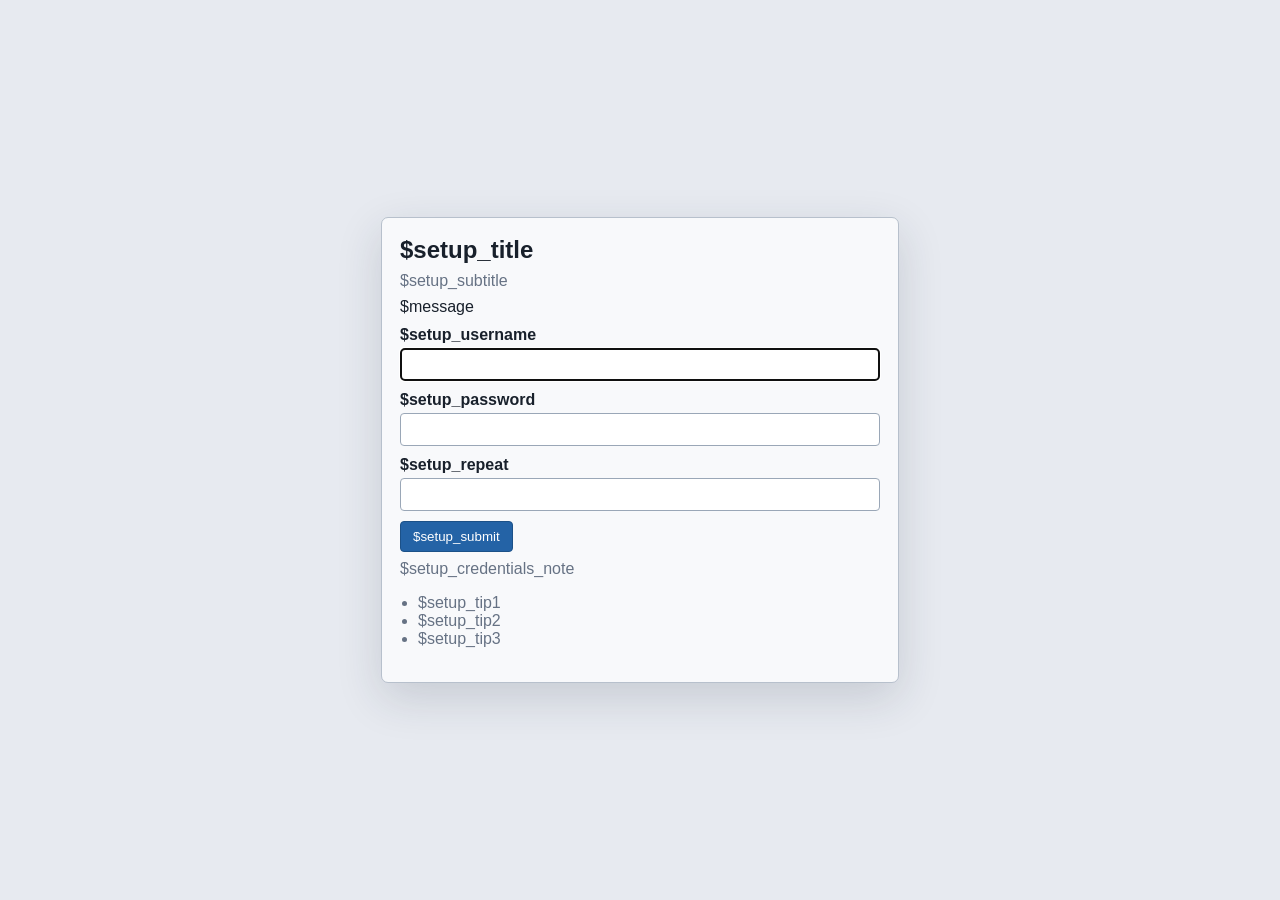
<file: server/keybase/templates/pages/setup.html>
<!doctype html>
<html>
<head>
  <meta charset="utf-8">
  <title>$app_name Setup</title>
  <link rel="icon" type="image/svg+xml" href="/assets/favicon.svg">
  <script>(function(){var t='classic';try{t=localStorage.getItem('keybase-theme')||'classic';}catch(e){}document.documentElement.setAttribute('data-theme',t);})();</script>
  <style>
    :root { --bg: #e7eaf0; --panel: #f8f9fb; --line: #b7c0cc; --line-s: #c7d0dc; --text: #18202b; --muted: #667284; --input-bg: #fff; --input-border: #9aa7b7; --blue: #2463a6; --blue-border: #1c5188; --red: #9f2836; }
    html[data-theme="dark"] { --bg: #0d131d; --panel: #151d2a; --line: #344155; --line-s: #253144; --text: #e7edf6; --muted: #99a6ba; --input-bg: #0b111b; --input-border: #344155; --blue: #6aa7ff; --blue-border: #4a8ae8; --red: #ff8d9a; }
    html[data-theme="white"] { --bg: #fff; --panel: #fff; --line: #c9d1dc; --line-s: #dde3ea; --text: #111827; --muted: #5b6677; --input-bg: #fff; --input-border: #b0bac8; --blue: #2463a6; --blue-border: #1c5188; --red: #9f2836; }
    body { font-family: Arial, Helvetica, sans-serif; background: var(--bg); margin: 0; min-height: 100vh; display: grid; place-items: center; color: var(--text); transition: background .15s, color .15s; }
    .box { width: min(480px, 92vw); background: var(--panel); border: 1px solid var(--line); border-radius: 7px; padding: 18px; box-shadow: 0 15px 45px rgba(30,42,62,.16); }
    h1 { margin: 0 0 4px; font-size: 24px; }
    p { margin: 8px 0; }
    label { display: block; margin: 10px 0; font-weight: 700; }
    input { width: 100%; box-sizing: border-box; border: 1px solid var(--input-border); border-radius: 4px; padding: 8px; margin-top: 4px; background: var(--input-bg); color: var(--text); }
    button { border: 1px solid var(--blue-border); border-radius: 4px; background: var(--blue); color: #fff; padding: 7px 12px; cursor: pointer; }
    code { background: var(--panel); border: 1px solid var(--line-s); border-radius: 4px; padding: 1px 4px; overflow-wrap: anywhere; }
    ul { padding-left: 18px; color: var(--muted); }
    .muted { color: var(--muted); }
    .status-bad { color: var(--red); font-weight: 700; }
  </style>
</head>
<body>
  <div class="box">
    <h1>$setup_title</h1>
    <p class="muted">$setup_subtitle</p>
    $message
    <form method="post" action="/admin/register">
      <label>$setup_username<input name="username" minlength="3" maxlength="32" pattern="[A-Za-z0-9_.-]{3,32}" autocomplete="username" autofocus></label>
      <label>$setup_password<input type="password" name="password" minlength="6" maxlength="256" autocomplete="new-password"></label>
      <label>$setup_repeat<input type="password" name="password_confirm" minlength="6" maxlength="256" autocomplete="new-password"></label>
      <p><button type="submit">$setup_submit</button></p>
    </form>
    <p class="muted">$setup_credentials_note</p>
    <ul>
      <li>$setup_tip1</li>
      <li>$setup_tip2</li>
      <li>$setup_tip3</li>
    </ul>
  </div>
</body>
</html>
</file>
